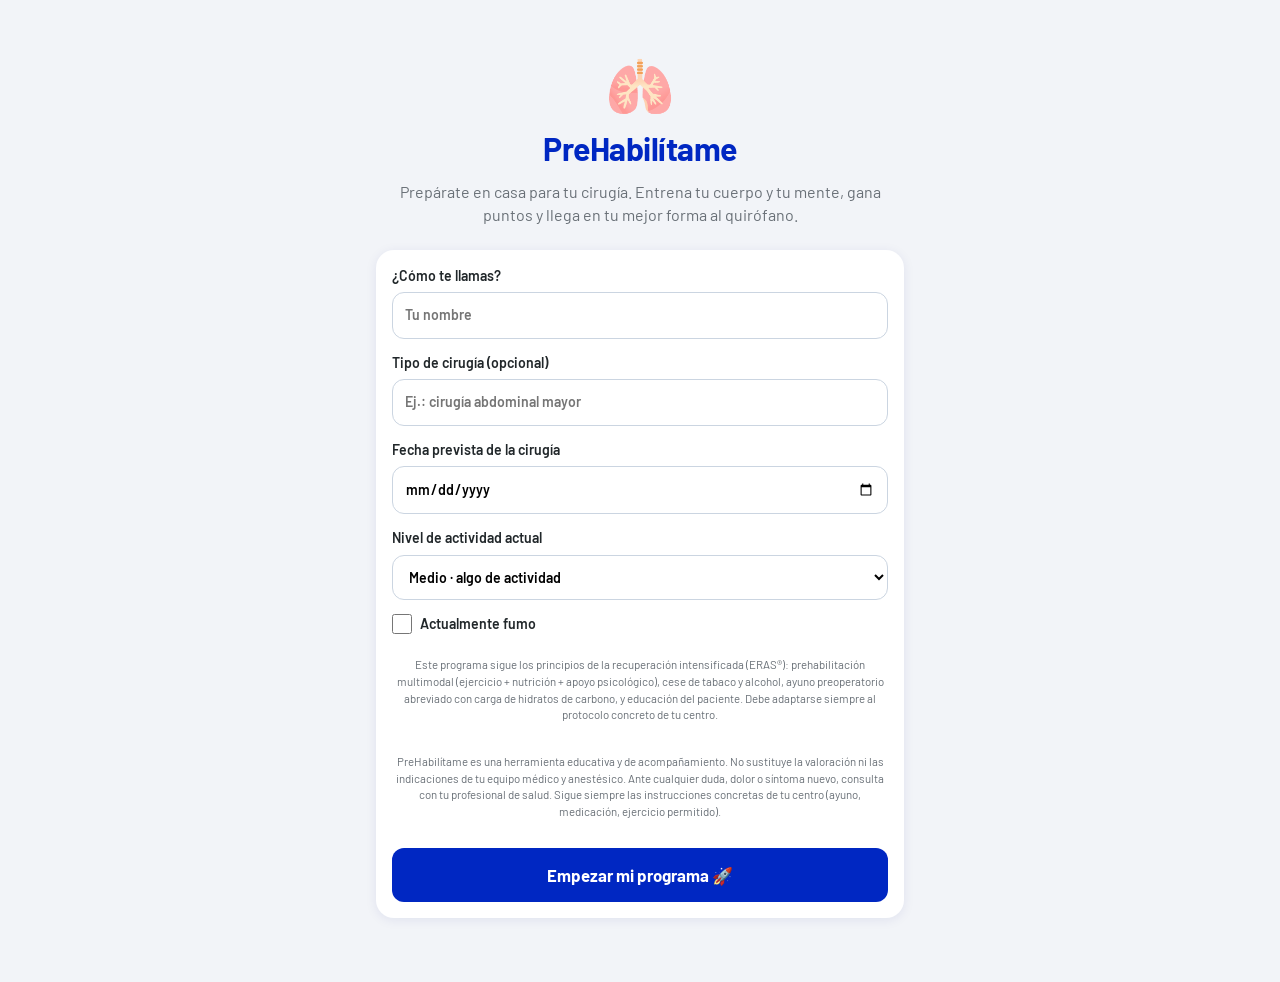
<file: index.html>
<!DOCTYPE html>
<html lang="es">
<head>
  <meta charset="UTF-8" />
  <meta name="viewport" content="width=device-width, initial-scale=1.0, viewport-fit=cover" />
  <meta name="theme-color" content="#0027c2" />
  <meta name="description" content="PreHabilítame: programa domiciliario y autogestionado de prehabilitación anestésica antes de una cirugía de alta complejidad, con incentivos de gamificación." />
  <title>PreHabilítame · Prehabilitación anestésica</title>
  <link rel="manifest" href="manifest.webmanifest" />
  <link rel="icon" href="data:image/svg+xml,%3Csvg xmlns='http://www.w3.org/2000/svg' viewBox='0 0 100 100'%3E%3Ctext y='.9em' font-size='90'%3E%F0%9F%AB%81%3C/text%3E%3C/svg%3E" />
  <link rel="stylesheet" href="css/styles.css" />
</head>
<body>
  <!-- Splash / carga -->
  <div id="app">
    <noscript>
      <div class="noscript">Esta aplicación necesita JavaScript activado para funcionar.</div>
    </noscript>
  </div>

  <!-- Contenedor de notificaciones (toasts) -->
  <div id="toast-layer" class="toast-layer" aria-live="polite" aria-atomic="true"></div>

  <!-- Contenedor de modales -->
  <div id="modal-root"></div>

  <script type="module" src="js/app.js"></script>
</body>
</html>
</file>
<file: css/styles.css>
@import url('https://fonts.googleapis.com/css2?family=Barlow:wght@300;400;500;600;700;800&family=Roboto:wght@400;500&display=swap');

/* styles.css — PreHabilítame
   Identidad visual alineada con Vithas: tipografía Barlow/Roboto y
   paleta corporativa (azul #0027c2). */

:root {
  --bg: #f2f4f8;
  --card: #ffffff;
  --ink: #21272a;
  --muted: #697077;
  --accent: #0027c2;
  --accent-2: #001a80;
  --accent-soft: #e0f2ff;
  --danger: #dc2626;
  --gold: #f59e0b;
  --radius: 18px;
  --shadow: 0 2px 12px rgba(0, 26, 128, .08);
  --shadow-lg: 0 12px 40px rgba(0, 26, 128, .16);
  --nav-h: 68px;
  font-size: 16px;
}

* { box-sizing: border-box; margin: 0; padding: 0; }

body {
  font-family: 'Barlow', 'Roboto', -apple-system, BlinkMacSystemFont, "Segoe UI", "Helvetica Neue", Arial, sans-serif;
  background: var(--bg);
  color: var(--ink);
  line-height: 1.45;
  -webkit-font-smoothing: antialiased;
  overscroll-behavior-y: none;
}

#app { max-width: 560px; margin: 0 auto; min-height: 100vh; position: relative; }
.noscript { padding: 2rem; text-align: center; }
.muted { color: var(--muted); }
.small { font-size: .82rem; }

/* ---------- Cabecera ---------- */
.app-header {
  position: sticky; top: 0; z-index: 20;
  background: linear-gradient(135deg, var(--accent), var(--accent-2));
  color: #fff;
  padding: max(14px, env(safe-area-inset-top)) 16px 14px;
  border-radius: 0 0 22px 22px;
  box-shadow: var(--shadow);
}
.header-top { display: flex; align-items: center; justify-content: space-between; gap: 12px; }
.brand { display: flex; align-items: center; gap: 10px; }
.brand-logo { font-size: 1.8rem; filter: drop-shadow(0 2px 4px rgba(0,0,0,.2)); }
.brand-name { font-weight: 800; font-size: 1.15rem; letter-spacing: -.3px; }
.brand-sub { font-size: .8rem; opacity: .9; }
.countdown { text-align: center; background: rgba(255,255,255,.18); border-radius: 14px; padding: 6px 12px; min-width: 74px; backdrop-filter: blur(4px); }
.countdown strong { display: block; font-size: 1.5rem; line-height: 1; font-weight: 800; }
.countdown small { font-size: .62rem; opacity: .9; display: block; }
.countdown.today { background: var(--gold); }
.countdown.neutral { opacity: .8; }

.level-row { display: flex; align-items: center; gap: 10px; margin-top: 14px; }
.level-badge { background: #fff; color: var(--accent); font-weight: 800; font-size: .8rem; padding: 4px 10px; border-radius: 999px; white-space: nowrap; }
.level-bar { flex: 1; }
.level-xp { font-size: .66rem; opacity: .9; margin-top: 3px; }
.streak { font-weight: 700; font-size: .95rem; white-space: nowrap; }

/* ---------- Barras de progreso ---------- */
.bar { background: rgba(255,255,255,.28); border-radius: 999px; height: 9px; overflow: hidden; }
.content .bar { background: #e2e8f0; }
.bar span { display: block; height: 100%; border-radius: 999px; background: var(--accent); transition: width .5s cubic-bezier(.2,.8,.2,1); }

/* ---------- Contenido ---------- */
.content { padding: 16px 14px calc(var(--nav-h) + 24px); }
.section-label { font-weight: 800; font-size: .8rem; text-transform: uppercase; letter-spacing: .5px; color: var(--muted); margin: 6px 4px 10px; }

.card {
  background: var(--card); border-radius: var(--radius);
  padding: 16px; margin-bottom: 14px; box-shadow: var(--shadow);
}
.card h2 { font-size: 1.1rem; }
.card h3 { font-size: 1rem; margin-bottom: 8px; }

/* ---------- Objetivo diario ---------- */
.daily-goal.is-complete { outline: 2px solid var(--accent-2); background: linear-gradient(180deg, #f0fdfa, #fff); }
.daily-goal-head { display: flex; justify-content: space-between; align-items: flex-start; margin-bottom: 12px; gap: 12px; }
.daily-ring {
  width: 56px; height: 56px; border-radius: 50%; display: grid; place-items: center;
  background: var(--accent-soft); color: var(--accent); font-weight: 800; font-size: 1.5rem; flex-shrink: 0;
  flex-direction: column;
}
.daily-ring small { font-size: .5rem; font-weight: 600; }
.daily-goal-foot { display: flex; justify-content: space-between; align-items: center; margin-top: 10px; font-size: .8rem; color: var(--muted); }
.badge-ok { color: var(--accent); font-weight: 700; }

/* ---------- Reto semanal ---------- */
.challenge { border-left: 4px solid var(--gold); }
.challenge-head { display: flex; justify-content: space-between; font-weight: 700; font-size: .92rem; margin-bottom: 8px; gap: 10px; }
.challenge-xp { color: var(--gold); white-space: nowrap; }

/* ---------- Pilares y tareas ---------- */
.pillar-group { padding: 0; overflow: hidden; }
.pillar-head {
  width: 100%; border: 0; background: transparent; cursor: pointer;
  display: flex; align-items: center; gap: 10px; padding: 14px 16px;
  border-left: 5px solid var(--pc); font: inherit; text-align: left;
}
.pillar-emoji { font-size: 1.3rem; }
.pillar-title { flex: 1; font-weight: 700; }
.pillar-count { font-size: .8rem; color: var(--muted); background: #f1f5f9; padding: 2px 9px; border-radius: 999px; }
.task-list { padding: 0 14px 6px; }

.task { display: flex; align-items: flex-start; gap: 12px; padding: 12px 0; border-top: 1px solid #f1f5f9; }
.task:first-child { border-top: 0; }
.task-check {
  width: 30px; height: 30px; border-radius: 9px; border: 2px solid #cbd5e1; background: #fff;
  cursor: pointer; flex-shrink: 0; font-size: .95rem; color: #fff; font-weight: 800;
  display: grid; place-items: center; transition: all .18s;
}
.task.done .task-check { background: var(--accent-2); border-color: var(--accent-2); }
.task-body { flex: 1; min-width: 0; }
.task-title { font-weight: 700; font-size: .95rem; }
.task-desc { font-size: .8rem; color: var(--muted); margin-top: 2px; }
.task-xp { font-size: .78rem; font-weight: 800; color: var(--accent); background: var(--accent-soft); padding: 3px 8px; border-radius: 999px; flex-shrink: 0; }
.task.done .task-title { color: var(--muted); }

.counter-row { display: flex; align-items: center; gap: 12px; margin: 10px 0 8px; }
.stepper {
  width: 36px; height: 36px; border-radius: 10px; border: 1.5px solid #cbd5e1; background: #fff;
  font-size: 1.3rem; font-weight: 700; cursor: pointer; color: var(--accent); line-height: 1;
}
.stepper:active { transform: scale(.92); }
.counter-val { font-weight: 800; font-size: 1.05rem; }
.counter-val small { font-weight: 500; color: var(--muted); font-size: .78rem; }

/* ---------- Ánimo ---------- */
.mood-row { display: flex; justify-content: space-between; gap: 6px; margin-top: 8px; }
.mood-btn { flex: 1; font-size: 1.6rem; background: #f8fafc; border: 2px solid transparent; border-radius: 12px; padding: 8px 0; cursor: pointer; transition: all .15s; }
.mood-btn.sel { border-color: var(--accent-2); background: var(--accent-soft); transform: scale(1.05); }

/* ---------- Plan ---------- */
.plan-pillar-head { display: flex; gap: 12px; align-items: center; }
.plan-pillar-head h3 { margin: 0; }
.plan-pillar { border-top: 4px solid var(--pc); }
.why { background: #f8fafc; border-radius: 12px; padding: 10px 12px; font-size: .84rem; color: #334155; margin: 10px 0; }
.plan-tasks { list-style: none; }
.plan-tasks li { display: flex; gap: 10px; align-items: center; padding: 9px 0; border-top: 1px solid #f1f5f9; font-size: .88rem; }
.plan-tasks li span:first-child { font-size: 1.2rem; }
.plan-tasks li div { flex: 1; }
.xp-tag { font-size: .72rem; font-weight: 800; color: var(--accent); }

/* ---------- Progreso ---------- */
.chips { display: grid; grid-template-columns: repeat(3, 1fr); gap: 10px; margin-bottom: 14px; }
.chip { background: var(--card); border-radius: 14px; padding: 12px; box-shadow: var(--shadow); display: flex; gap: 8px; align-items: center; }
.chip-ico { font-size: 1.3rem; }
.chip strong { display: block; font-size: 1.2rem; font-weight: 800; line-height: 1; }
.chip small { font-size: .68rem; color: var(--muted); }

.heatmap { display: grid; grid-template-columns: repeat(7, 1fr); gap: 6px; margin: 8px 0; }
.heat { aspect-ratio: 1; border-radius: 6px; background: #e2e8f0; }
.heat.l0 { background: #e2e8f0; } .heat.l1 { background: #99f6e4; }
.heat.l2 { background: #2dd4bf; } .heat.l3 { background: var(--accent); }
.heat-legend { display: flex; align-items: center; gap: 5px; font-size: .68rem; color: var(--muted); margin-top: 8px; }
.heat-legend i { width: 14px; height: 14px; border-radius: 4px; display: inline-block; }

.mood-history { display: flex; justify-content: space-around; gap: 4px; }
.mh { text-align: center; } .mh span { font-size: 1.5rem; display: block; } .mh small { font-size: .62rem; color: var(--muted); }

.row-btns { display: flex; gap: 10px; margin-top: 12px; flex-wrap: wrap; }

/* ---------- Botones ---------- */
.btn { border: 0; border-radius: 12px; padding: 12px 16px; font: inherit; font-weight: 700; cursor: pointer; background: #e2e8f0; color: var(--ink); }
.btn.primary { background: var(--accent); color: #fff; }
.btn.primary.big { width: 100%; padding: 15px; font-size: 1.05rem; margin-top: 6px; }
.btn.ghost { background: #f1f5f9; }
.btn.danger { background: var(--danger); color: #fff; }
.btn.danger.ghost { background: #fef2f2; color: var(--danger); }
.btn:active { transform: scale(.97); }

/* ---------- Medallas ---------- */
.badge-grid { display: grid; grid-template-columns: repeat(2, 1fr); gap: 12px; }
.badge { background: var(--card); border-radius: 16px; padding: 16px 12px; text-align: center; box-shadow: var(--shadow); }
.badge.locked { opacity: .55; filter: grayscale(.6); }
.badge.unlocked { outline: 2px solid var(--gold); }
.badge-emoji { font-size: 2.2rem; }
.badge-name { font-weight: 800; font-size: .9rem; margin-top: 6px; }
.badge-desc { font-size: .74rem; color: var(--muted); margin-top: 3px; }

/* ---------- Educación ---------- */
.lesson summary { font-weight: 700; cursor: pointer; list-style: none; }
.lesson summary::-webkit-details-marker { display: none; }
.lesson[open] summary { margin-bottom: 8px; color: var(--accent); }
.lesson p { font-size: .88rem; color: #334155; }
.lesson.read summary { color: var(--muted); }
.preop { list-style: none; }
.preop li { padding: 7px 0; border-top: 1px solid #f1f5f9; font-size: .88rem; }
.disclaimer-card { background: #fffbeb; }
.disclaimer-mini { font-size: .72rem; color: var(--muted); text-align: center; margin: 8px 0; cursor: pointer; }

/* ---------- Navegación inferior ---------- */
.bottom-nav {
  position: fixed; bottom: 0; left: 50%; transform: translateX(-50%);
  width: 100%; max-width: 560px; height: var(--nav-h);
  background: rgba(255,255,255,.95); backdrop-filter: blur(10px);
  border-top: 1px solid #e2e8f0; display: flex; z-index: 30;
  padding-bottom: env(safe-area-inset-bottom);
}
.nav-item { flex: 1; border: 0; background: transparent; cursor: pointer; display: flex; flex-direction: column; align-items: center; justify-content: center; gap: 2px; color: var(--muted); font: inherit; }
.nav-ico { font-size: 1.3rem; }
.nav-lbl { font-size: .66rem; font-weight: 600; }
.nav-item.active { color: var(--accent); }
.nav-item.active .nav-ico { transform: translateY(-1px) scale(1.08); }

/* ---------- Onboarding ---------- */
.onboarding-mode { padding-bottom: 30px; }
.onboarding { padding: 20px 16px; }
.onb-hero { text-align: center; padding: 24px 8px; }
.onb-logo { font-size: 3.5rem; }
.onb-hero h1 { font-size: 2rem; color: var(--accent); letter-spacing: -.5px; }
.onb-hero p { color: var(--muted); margin-top: 8px; }
.onb-form { display: flex; flex-direction: column; gap: 14px; }
.onb-form label { font-weight: 600; font-size: .88rem; display: flex; flex-direction: column; gap: 6px; }
.onb-form input[type=text], .onb-form input[type=date], .onb-form select {
  font: inherit; padding: 12px; border: 1.5px solid #cbd5e1; border-radius: 12px; background: #fff; width: 100%;
}
.onb-form input:focus, .onb-form select:focus { outline: none; border-color: var(--accent-2); box-shadow: 0 0 0 3px var(--accent-soft); }
.check-inline { flex-direction: row !important; align-items: center; gap: 8px !important; }
.check-inline input { width: 20px; height: 20px; }

/* ---------- Toasts ---------- */
.toast-layer { position: fixed; bottom: calc(var(--nav-h) + 16px); left: 50%; transform: translateX(-50%); z-index: 50; display: flex; flex-direction: column; gap: 8px; align-items: center; width: 100%; max-width: 560px; padding: 0 16px; pointer-events: none; }
.toast {
  background: var(--ink); color: #fff; padding: 11px 18px; border-radius: 999px; font-weight: 700; font-size: .88rem;
  box-shadow: var(--shadow-lg); opacity: 0; transform: translateY(16px); transition: all .3s cubic-bezier(.2,.8,.2,1); max-width: 100%;
}
.toast.show { opacity: 1; transform: translateY(0); }
.toast.level { background: linear-gradient(135deg, var(--gold), #f97316); }

/* ---------- Modales ---------- */
.modal-backdrop { position: fixed; inset: 0; background: rgba(15,23,42,.5); z-index: 60; display: grid; place-items: center; padding: 20px; animation: fade .2s; }
.modal { background: #fff; border-radius: 20px; padding: 20px; max-width: 420px; width: 100%; box-shadow: var(--shadow-lg); animation: pop .25s cubic-bezier(.2,.8,.2,1); }
.modal-head { display: flex; justify-content: space-between; align-items: center; margin-bottom: 10px; }
.modal-x { border: 0; background: #f1f5f9; width: 32px; height: 32px; border-radius: 50%; cursor: pointer; font-size: .9rem; }
.modal-body p { margin-bottom: 10px; color: #334155; }
.badge-modal { text-align: center; }
.badge-modal .big-emoji { font-size: 4.5rem; animation: bounce .6s; }
.badge-modal h2 { color: var(--gold); }
.badge-modal .btn { margin-top: 14px; }
.confetti { font-size: 2rem; animation: spin 1s; }

@keyframes fade { from { opacity: 0; } }
@keyframes pop { from { transform: scale(.9); opacity: 0; } }
@keyframes bounce { 0%,100%{transform:translateY(0);} 30%{transform:translateY(-14px);} 60%{transform:translateY(-6px);} }
@keyframes spin { from { transform: rotate(-20deg) scale(.5); opacity:0; } to { transform: rotate(0) scale(1); opacity:1; } }

@media (prefers-reduced-motion: reduce) {
  * { animation: none !important; transition: none !important; }
}

@media (min-width: 480px) {
  .chips { grid-template-columns: repeat(3, 1fr); }
}


/* ================= Ampliación: editor, recursos, blog, gráficas ================= */

body.reduce-motion * { animation: none !important; transition: none !important; }

.btn.block { width: 100%; display: block; text-align: center; margin-bottom: 12px; }
.back-btn { display: inline-block; margin-bottom: 12px; }

/* ---------- Gráficas ---------- */
.chart { width: 100%; height: auto; display: block; }
.chart-empty { padding: 20px; text-align: center; color: var(--muted); font-size: .85rem; }

/* ---------- Recursos / vídeos ---------- */
.resource-title { font-weight: 700; margin-bottom: 6px; }
.video { position: relative; width: 100%; padding-top: 56.25%; border-radius: 12px; overflow: hidden; background: #000; margin-top: 10px; }
.video iframe { position: absolute; inset: 0; width: 100%; height: 100%; border: 0; }
.video-facade { position: absolute; inset: 0; width: 100%; height: 100%; border: 0; cursor: pointer; display: flex; flex-direction: column; align-items: center; justify-content: center; gap: 8px; background: linear-gradient(160deg, #1a2733, #0b0f14); color: #fff; padding: 12px; }
.video-facade .vf-play { width: 56px; height: 56px; border-radius: 50%; background: rgba(255,255,255,.14); border: 2px solid rgba(255,255,255,.9); display: flex; align-items: center; justify-content: center; font-size: 22px; padding-left: 4px; transition: background .15s ease, transform .15s ease; }
.video-facade .vf-text { font-size: 13px; font-weight: 600; text-align: center; line-height: 1.3; max-width: 90%; }
.video-facade .vf-hint { font-size: 11px; opacity: .8; }
.video-facade:hover .vf-play, .video-facade:focus-visible .vf-play { background: rgba(255,255,255,.3); transform: scale(1.06); }
.video-facade:focus-visible { outline: 3px solid var(--accent); outline-offset: -3px; }
.empty-state { text-align: center; }
.empty-emoji { font-size: 3rem; }
.empty-state .btn { margin-top: 12px; }

/* ---------- Blog ---------- */
.post-list { display: flex; flex-direction: column; gap: 12px; margin-bottom: 6px; }
.post-card { display: flex; gap: 12px; align-items: center; text-align: left; background: var(--card); border: 0; border-radius: 16px; padding: 10px; box-shadow: var(--shadow); cursor: pointer; font: inherit; width: 100%; }
.post-card:active { transform: scale(.99); }
.post-cover { width: 64px; height: 64px; border-radius: 12px; background-size: cover; background-position: center; flex-shrink: 0; background-color: var(--accent-soft); }
.post-cover.ph { display: grid; place-items: center; font-size: 1.8rem; }
.post-info { flex: 1; min-width: 0; }
.post-info strong { display: block; }
.post-card.read { opacity: .72; }
.post-full { }
.post-cover-full { width: 100%; height: 170px; border-radius: 12px; background-size: cover; background-position: center; margin-bottom: 12px; }
.post-tag { display: inline-block; background: var(--accent-soft); color: var(--accent); font-size: .72rem; font-weight: 700; padding: 3px 10px; border-radius: 999px; }
.post-full h2 { margin: 8px 0 4px; }
.post-body { margin-top: 12px; color: #334155; line-height: 1.6; }

/* ---------- Menú Más ---------- */
.more-menu { padding: 4px 0; }
.more-item { width: 100%; border: 0; background: transparent; display: flex; align-items: center; gap: 12px; padding: 14px 16px; cursor: pointer; font: inherit; text-align: left; border-top: 1px solid #f1f5f9; }
.more-item:first-child { border-top: 0; }
.more-ico { font-size: 1.4rem; }
.more-txt { flex: 1; } .more-txt strong { display: block; } .more-txt small { font-size: .76rem; }
.more-arrow { color: #cbd5e1; font-size: 1.4rem; }

/* ---------- Editor ---------- */
.editor-intro { margin: -4px 4px 12px; }
.editor-tabs { display: flex; gap: 6px; margin-bottom: 14px; overflow-x: auto; padding-bottom: 2px; }
.etab { flex: 1; white-space: nowrap; border: 0; background: #e2e8f0; color: var(--ink); border-radius: 10px; padding: 9px 8px; font: inherit; font-weight: 700; font-size: .8rem; cursor: pointer; }
.etab.active { background: var(--accent); color: #fff; }

.etask-group-head { font-weight: 800; border-left: 4px solid var(--pc); padding-left: 8px; margin-bottom: 8px; }
.etask, .eres { display: flex; align-items: center; gap: 10px; padding: 10px 0; border-top: 1px solid #f1f5f9; }
.etask:first-child, .eres:first-child { border-top: 0; }
.etask.off { opacity: .5; }
.etask-main, .eres-main { flex: 1; min-width: 0; display: flex; flex-direction: column; }
.etask-main small, .eres-main small { font-size: .72rem; }
.eres-ico { font-size: 1.2rem; }
.etask-actions { display: flex; gap: 4px; }
.mini-btn { width: 34px; height: 34px; border-radius: 9px; border: 1px solid #e2e8f0; background: #fff; cursor: pointer; font-size: .95rem; }
.mini-btn.danger { border-color: #fecaca; background: #fef2f2; }

/* ---------- Formularios apilados ---------- */
.stack-form { display: flex; flex-direction: column; gap: 12px; }
.stack-form label { font-weight: 600; font-size: .86rem; display: flex; flex-direction: column; gap: 6px; }
.stack-form input[type=text], .stack-form input[type=url], .stack-form input[type=number], .stack-form input[type=date], .stack-form select, .stack-form textarea {
  font: inherit; padding: 11px; border: 1.5px solid #cbd5e1; border-radius: 10px; background: #fff; width: 100%;
}
.stack-form textarea { resize: vertical; }
.stack-form input:focus, .stack-form select:focus, .stack-form textarea:focus { outline: none; border-color: var(--accent-2); box-shadow: 0 0 0 3px var(--accent-soft); }
.two-col { display: grid; grid-template-columns: 1fr 1fr; gap: 10px; }

/* ---------- Ajustes ---------- */
.goal-setter { display: flex; align-items: center; justify-content: center; gap: 16px; margin-top: 8px; }
.switch-row { display: flex; align-items: center; justify-content: space-between; gap: 12px; padding: 6px 0; font-weight: 600; font-size: .9rem; }
.switch-row input[type=checkbox] { width: 44px; height: 26px; appearance: none; -webkit-appearance: none; background: #cbd5e1; border-radius: 999px; position: relative; cursor: pointer; transition: background .2s; flex-shrink: 0; }
.switch-row input[type=checkbox]:checked { background: var(--accent-2); }
.switch-row input[type=checkbox]::after { content: ''; position: absolute; top: 3px; left: 3px; width: 20px; height: 20px; background: #fff; border-radius: 50%; transition: transform .2s; }
.switch-row input[type=checkbox]:checked::after { transform: translateX(18px); }
.times-list { display: flex; flex-wrap: wrap; gap: 8px; margin: 10px 0; }
.time-chip { background: var(--accent-soft); color: var(--accent); font-weight: 700; padding: 5px 8px 5px 12px; border-radius: 999px; display: inline-flex; align-items: center; gap: 6px; }
.time-chip button { border: 0; background: rgba(15,118,110,.15); width: 20px; height: 20px; border-radius: 50%; cursor: pointer; color: var(--accent); font-size: .7rem; }
.add-time-row { display: flex; gap: 8px; align-items: center; }
.add-time-row input[type=time] { font: inherit; padding: 9px; border: 1.5px solid #cbd5e1; border-radius: 10px; }
.file-btn { position: relative; overflow: hidden; }
.pin-input { font: inherit; font-size: 1.6rem; letter-spacing: 8px; text-align: center; padding: 12px; border: 1.5px solid #cbd5e1; border-radius: 10px; width: 100%; margin: 8px 0; }
.pin-input.shake { animation: shake .3s; border-color: var(--danger); }
@keyframes shake { 0%,100%{transform:translateX(0)} 25%{transform:translateX(-6px)} 75%{transform:translateX(6px)} }


/* ================= Ampliación: fragilidad, cuidador, accesibilidad, juego ================= */

/* ---------- Accesibilidad ---------- */
html.large-text { font-size: 19px; }
body.high-contrast { --ink: #000; --muted: #1f2937; }
body.high-contrast .card { border: 1.5px solid #0f172a; }
body.high-contrast .task-desc, body.high-contrast .muted, body.high-contrast small { color: #1f2937 !important; }
body.high-contrast .btn.ghost { border: 1.5px solid #0f172a; }

/* ---------- Botón escuchar (TTS) ---------- */
.speak-btn { margin-top: 10px; font-size: .85rem; padding: 8px 14px; }

/* ---------- Para el cuidador ---------- */
.ctips { display: flex; flex-direction: column; gap: 14px; }
.ctip { display: flex; gap: 12px; align-items: flex-start; }
.ctip-ico { font-size: 1.5rem; flex-shrink: 0; }
.ctip strong { display: block; }
.alarm-card { background: #fef2f2; border-left: 5px solid var(--danger); }
.alarm-card h3 { color: var(--danger); }
.alarm-list { margin: 8px 0 0 1.1rem; }
.alarm-list li { padding: 5px 0; font-size: .9rem; }

/* ---------- Cribado FRAIL ---------- */
.frail-result { text-align: center; border-top: 5px solid var(--fc); }
.frail-emoji { font-size: 2.6rem; }
.frail-score { font-size: 1.8rem; font-weight: 800; color: var(--fc); }
.frail-score small { font-size: .9rem; color: var(--muted); font-weight: 600; }
.frail-label { font-weight: 800; margin-bottom: 8px; }
.frail-q { padding: 12px 0; border-top: 1px solid #f1f5f9; }
.frail-q:first-of-type { border-top: 0; }
.frail-opts { display: flex; gap: 20px; margin-top: 8px; }
.fopt { display: flex; align-items: center; gap: 8px; font-weight: 700; cursor: pointer; }
.fopt input { width: 20px; height: 20px; }

/* ---------- Medicación ---------- */
.med-row { display: flex; justify-content: space-between; align-items: center; gap: 10px; padding: 10px 0; border-top: 1px solid #f1f5f9; }
.med-row:first-child { border-top: 0; }
.print-doc { background: #fff; border: 1px dashed #cbd5e1; border-radius: 14px; padding: 18px; margin-top: 12px; }
.print-doc h2 { font-size: 1.2rem; margin-bottom: 8px; }
.print-doc h3 { font-size: .95rem; margin: 14px 0 4px; color: var(--accent); }
.report-steps { margin: 10px 0 0; padding-left: 20px; }
.report-steps li { margin: 4px 0; color: var(--muted); font-size: .9rem; }
.email-note { margin-top: 6px; }
.doc-header { margin-bottom: 10px; }
.doc-meta { width: 100%; border-collapse: collapse; margin-top: 8px; }
.doc-meta td { padding: 4px 6px; border-bottom: 1px solid #e5e7eb; font-size: .92rem; vertical-align: top; }
.doc-meta td:first-child { color: var(--muted); width: 45%; }
.doc-meta td:last-child { font-weight: 600; }

/* Guía de ayuno (recurso interno con cuestionario + acordeón) */
.fasting-quiz h3 { font-size: 1rem; margin-bottom: 4px; }
.fasting-opt { display: flex; align-items: flex-start; gap: 10px; padding: 9px 0; border-top: 1px solid #eef2f7; cursor: pointer; }
.fasting-opt:first-of-type { border-top: 0; }
.fasting-opt input { margin-top: 2px; width: 18px; height: 18px; flex: 0 0 auto; accent-color: var(--accent); }
.fasting-block { background: var(--card); border-radius: var(--radius); box-shadow: var(--shadow); margin: 10px 0; overflow: hidden; }
.fasting-block > summary { list-style: none; cursor: pointer; padding: 14px 16px; font-weight: 700; color: var(--ink); display: flex; align-items: center; gap: 8px; }
.fasting-block > summary::-webkit-details-marker { display: none; }
.fasting-block > summary::after { content: '⌄'; margin-left: auto; opacity: .5; font-size: 1.2rem; }
.fasting-block[open] > summary::after { content: '⌃'; }
.fasting-block.is-active { border: 2px solid var(--accent); }
.fasting-block .fasting-body { padding: 0 16px 16px; }
.fasting-body h4 { font-size: .95rem; margin: 16px 0 4px; color: var(--accent); }
.fasting-body h4:first-child { margin-top: 0; }
.fasting-body p { margin: 10px 0; }
.fasting-body p:first-child { margin-top: 0; }
.fasting-body ul { margin: 8px 0; padding-left: 22px; list-style: disc; }
.fasting-body ol { margin: 8px 0; padding-left: 22px; list-style: decimal; }
.fasting-body li { margin: 5px 0; padding-left: 2px; }
.tag-you { background: var(--accent); color: #fff; font-size: .62rem; font-weight: 800; text-transform: uppercase; letter-spacing: .3px; padding: 3px 8px; border-radius: 999px; white-space: nowrap; }
.fasting-disclaimer { margin: 14px 4px 4px; }
.med-table { width: 100%; border-collapse: collapse; margin-top: 4px; }
.med-table th, .med-table td { border: 1px solid #e2e8f0; padding: 7px 8px; text-align: left; font-size: .85rem; }
.med-table th { background: #f8fafc; }
.doc-foot { margin-top: 16px; font-size: .72rem; color: var(--muted); }

/* ---------- Juego de memoria ---------- */
.game-head { display: flex; justify-content: space-between; align-items: center; margin-bottom: 12px; }
.mini-exit { padding: 6px 14px; }
.mgrid { display: grid; grid-template-columns: repeat(4, 1fr); gap: 8px; }
.mcard {
  aspect-ratio: 1; border: 0; border-radius: 12px; cursor: pointer;
  background: linear-gradient(135deg, var(--accent), var(--accent-2)); color: #fff;
  font-size: 2rem; display: grid; place-items: center; transition: transform .15s, background .2s;
}
.mcard.up { background: #fff; border: 2px solid var(--accent-2); }
.mcard.matched { background: var(--accent-soft); opacity: .65; }
.mcard:active { transform: scale(.94); }
.mcard:disabled { cursor: default; }
.game-done { text-align: center; }
.game-done .big-emoji { font-size: 3rem; }

/* ---------- Impresión (guardar como PDF) ---------- */
@media print {
  .app-header, .bottom-nav, .toast-layer, .no-print, .section-label { display: none !important; }
  #modal-root { display: none !important; }
  body { background: #fff; }
  #app { max-width: none; }
  .content { padding: 0; }
  .print-doc { border: 0; padding: 0; margin: 0; }
  .med-table th, .med-table td { border: 1px solid #333; }
}


/* ================= Ampliación v3: fases, perfiles, informe, idioma ================= */

/* ---------- Banner de fase (plan adaptativo) ---------- */
.phase-banner { border-left: 5px solid var(--pc); }
.phase-head { display: flex; align-items: center; gap: 10px; }
.phase-emoji { font-size: 1.6rem; }
.phase-title { display: block; font-size: 1.05rem; }
.phase-focus { margin-top: 8px; font-size: .9rem; color: #334155; }

/* ---------- Selector de idioma ---------- */
.lang-select {
  font: inherit; padding: 11px; border: 1.5px solid #cbd5e1; border-radius: 10px;
  background: #fff; width: 100%; margin-top: 4px;
}
.lang-select:focus { outline: none; border-color: var(--accent-2); box-shadow: 0 0 0 3px var(--accent-soft); }

/* ---------- Perfiles ---------- */
.prof-list { display: flex; flex-direction: column; }
.prof-row { display: flex; align-items: center; justify-content: space-between; gap: 10px; padding: 12px 0; border-top: 1px solid #f1f5f9; }
.prof-row:first-child { border-top: 0; }
.prof-row.active { }
.prof-info { display: flex; align-items: center; gap: 8px; flex-wrap: wrap; }
.prof-badge { font-size: .68rem; font-weight: 800; background: var(--accent-soft); color: var(--accent); padding: 2px 8px; border-radius: 999px; }
.prof-actions { display: flex; gap: 4px; }

/* ---------- Informe: medallas ---------- */
.rep-badges { display: flex; flex-wrap: wrap; gap: 6px; }
.rep-badge { font-size: .78rem; background: #f1f5f9; padding: 3px 8px; border-radius: 999px; }

/* Alto contraste: refuerzos extra para banners y chips */
body.high-contrast .phase-focus { color: #111827; }


/* ---------- Aviso de protección del Modo médico ---------- */
.ed-warn { background: #fffbeb; border-left: 5px solid var(--gold); }
.ed-warn p { font-size: .88rem; color: #334155; margin-bottom: 10px; }
.ed-protected { text-align: center; color: var(--accent); font-weight: 700; font-size: .85rem; background: var(--accent-soft); padding: 8px; border-radius: 10px; margin-bottom: 12px; }


/* ---------- Lecciones ampliadas ---------- */
.lesson-body { font-size: .9rem; color: #334155; line-height: 1.6; }
.lesson[open] .lesson-body { margin-top: 6px; }


/* ---------- Escala de Edmonton (opciones apiladas) ---------- */
.efs-q { padding: 14px 0; }
.efs-opts { display: flex; flex-direction: column; gap: 8px; margin-top: 10px; }
.efs-opt { display: flex; align-items: center; gap: 10px; padding: 10px 12px; border: 1.5px solid #e2e8f0; border-radius: 10px; cursor: pointer; font-weight: 600; font-size: .9rem; }
.efs-opt:hover { border-color: var(--accent-2); }
.efs-opt input { width: 20px; height: 20px; flex-shrink: 0; margin: 0; }


/* ================= Evaluaciones (hub + comparación) ================= */
.assess-list { padding: 4px 0; }
.assess-row { display: flex; align-items: center; gap: 12px; padding: 12px 4px; border-top: 1px solid #f1f5f9; }
.assess-row:first-child { border-top: 0; }
.assess-ico { font-size: 1.5rem; flex-shrink: 0; }
.assess-main { flex: 1; min-width: 0; }
.assess-main > strong { display: block; }
.mini-do { padding: 8px 12px; font-size: .82rem; white-space: nowrap; }
.cmp-inline { font-size: .8rem; font-weight: 700; margin-top: 4px; }
.assess-main .cmp-inline { margin-top: 2px; }
.cmp-up { color: #16a34a; }
.cmp-down { color: #dc2626; }
.cmp-same { color: var(--muted); }
.reeval-card { background: linear-gradient(180deg, #fffbeb, #fff); border-left: 5px solid var(--gold); }
.reeval-card p { font-size: .9rem; margin-bottom: 10px; color: #334155; }
body.high-contrast .cmp-up { color: #15803d; }
body.high-contrast .cmp-down { color: #b91c1c; }


/* ================= Maquetación "Hoy": resumen + detalle desplegable ================= */
.task-desc.has-detail { margin-top: 2px; }
.task-summary { margin: 0; font-size: .8rem; color: var(--muted); }
.task-detail {
  margin-top: 6px;
  font-size: .8rem;
  color: var(--muted);
  line-height: 1.5;
  border-left: 2px solid var(--accent-soft);
  padding-left: 8px;
}
.task-detail[hidden] { display: none; }
.task-more {
  margin-top: 4px;
  padding: 0;
  background: none;
  border: none;
  color: var(--accent);
  font-size: .78rem;
  font-weight: 700;
  cursor: pointer;
}
.task-more::after { content: ' ⌄'; }
.task-more[aria-expanded="true"]::after { content: ' ⌃'; }
</file>
